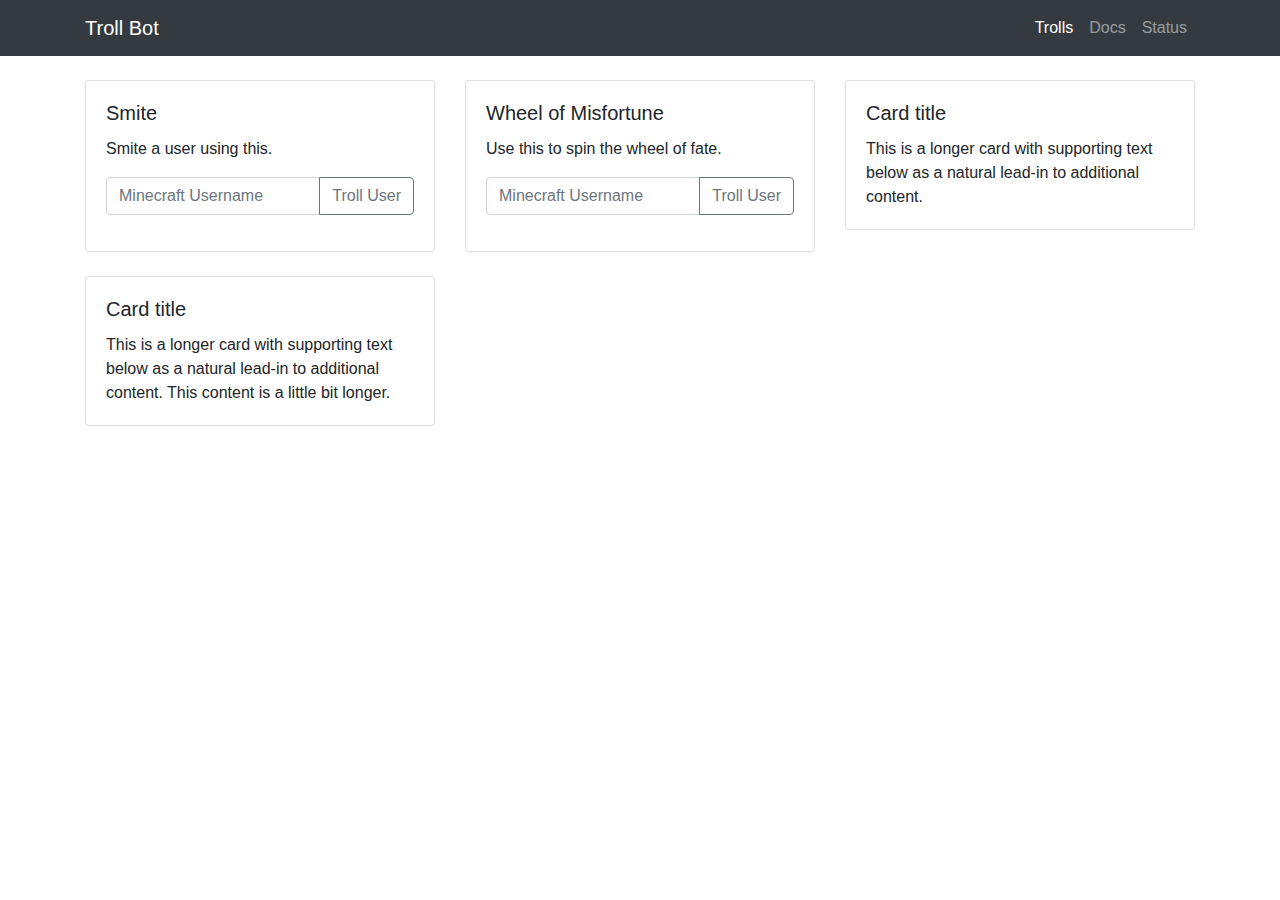
<file: src/main/resources/static/index.html>
<!DOCTYPE HTML>
<html lang="en" xmlns="http://www.w3.org/1999/xhtml" xmlns:th="http://www.thymeleaf.org">
<head>
    <meta charset="UTF-8"/>
    <title>Troll Bot - Admin Page</title>

    <link rel="stylesheet" href="https://stackpath.bootstrapcdn.com/bootstrap/4.4.1/css/bootstrap.min.css" integrity="sha384-Vkoo8x4CGsO3+Hhxv8T/Q5PaXtkKtu6ug5TOeNV6gBiFeWPGFN9MuhOf23Q9Ifjh" crossorigin="anonymous">
    <script src="https://code.jquery.com/jquery-3.4.1.slim.min.js" integrity="sha384-J6qa4849blE2+poT4WnyKhv5vZF5SrPo0iEjwBvKU7imGFAV0wwj1yYfoRSJoZ+n" crossorigin="anonymous"></script>
    <script src="https://cdn.jsdelivr.net/npm/popper.js@1.16.0/dist/umd/popper.min.js" integrity="sha384-Q6E9RHvbIyZFJoft+2mJbHaEWldlvI9IOYy5n3zV9zzTtmI3UksdQRVvoxMfooAo" crossorigin="anonymous"></script>
    <script src="https://stackpath.bootstrapcdn.com/bootstrap/4.4.1/js/bootstrap.min.js" integrity="sha384-wfSDF2E50Y2D1uUdj0O3uMBJnjuUD4Ih7YwaYd1iqfktj0Uod8GCExl3Og8ifwB6" crossorigin="anonymous"></script>
</head>
<body>

<!-- Navigation -->
<nav class="navbar navbar-expand-lg navbar-dark bg-dark static-top">
    <div class="container">
        <a class="navbar-brand" href="/">Troll Bot</a>
        <button class="navbar-toggler" type="button" data-toggle="collapse" data-target="#navbarResponsive" aria-controls="navbarResponsive"
                aria-expanded="false" aria-label="Toggle navigation">
            <span class="navbar-toggler-icon"></span>
        </button>
        <div class="collapse navbar-collapse" id="navbarResponsive">
            <ul class="navbar-nav ml-auto">
                <li class="nav-item active">
                    <a class="nav-link" href="#">Trolls
                        <span class="sr-only">(current)</span>
                    </a>
                </li>
                <li class="nav-item">
                    <a class="nav-link" href="#">Docs</a>
                </li>
                <li class="nav-item">
                    <a class="nav-link" href="#">Status</a>
                </li>
            </ul>
        </div>
    </div>
</nav>
<br />
<div class="container">
    <div class="row row-cols-1 row-cols-md-3">
        <div class="col mb-4">
            <div class="card">
                <div class="card-body">
                    <h5 class="card-title">Smite</h5>
                    <p class="card-text">Smite a user using this.</p>
                    <div class="input-group mb-3">
                        <input type="text" class="form-control" placeholder="Minecraft Username" aria-label="Minecraft Username" aria-describedby="button-addon2">
                        <div class="input-group-append">
                            <button class="btn btn-outline-secondary" type="button" id="SmiteButton">Troll User</button>
                        </div>
                    </div>
                </div>
            </div>
        </div>
        <div class="col mb-4">
            <div class="card">
                <div class="card-body">
                    <h5 class="card-title">Wheel of Misfortune</h5>
                    <p class="card-text">Use this to spin the wheel of fate.</p>
                    <div class="input-group mb-3">
                        <input type="text" class="form-control" placeholder="Minecraft Username" aria-label="Minecraft Username" aria-describedby="button-addon2">
                        <div class="input-group-append">
                            <button class="btn btn-outline-secondary" type="button" id="WoMButton">Troll User</button>
                        </div>
                    </div>
                </div>
            </div>
        </div>
        <div class="col mb-4">
            <div class="card">
                <div class="card-body">
                    <h5 class="card-title">Card title</h5>
                    <p class="card-text">This is a longer card with supporting text below as a natural lead-in to additional content.</p>
                </div>
            </div>
        </div>
        <div class="col mb-4">
            <div class="card">
                <div class="card-body">
                    <h5 class="card-title">Card title</h5>
                    <p class="card-text">This is a longer card with supporting text below as a natural lead-in to additional content. This content is a little bit longer.</p>
                </div>
            </div>
        </div>
    </div>
</div>

</body>
</html>
</file>
